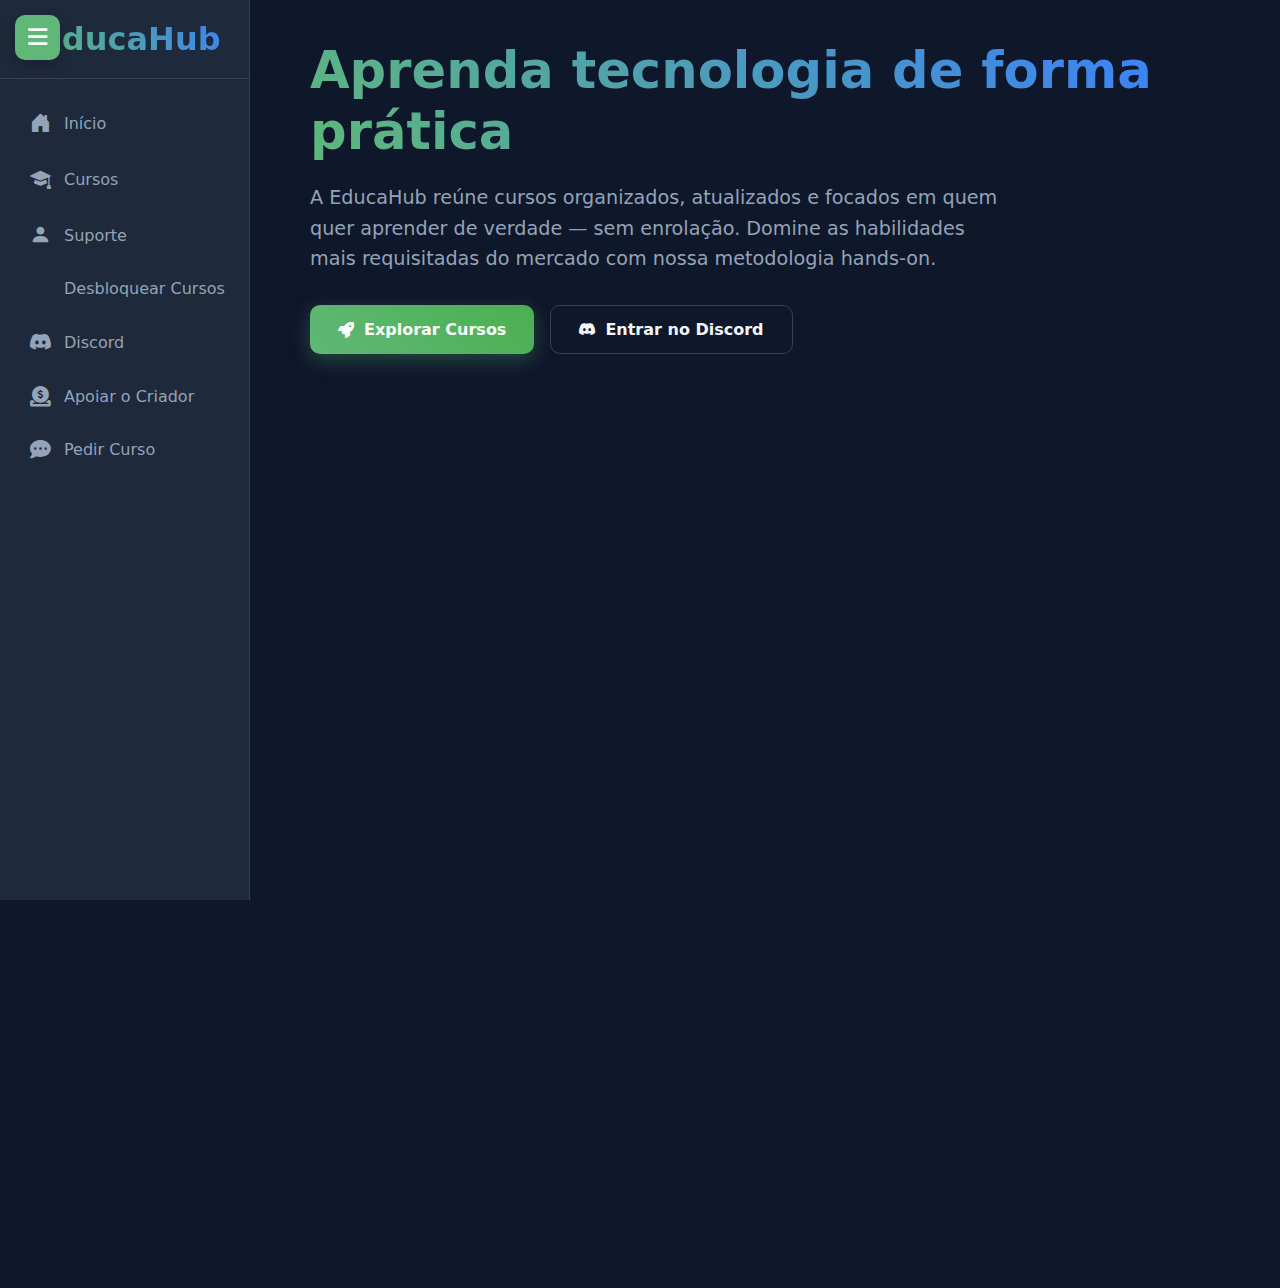
<file: index.html>
<!DOCTYPE html>
<html lang="pt-br">

<head>
    <meta charset="UTF-8">
    <meta name="viewport" content="width=device-width, initial-scale=1.0">
    <title>EducaHub</title>

    <!-- Ícones -->
    <link rel="stylesheet" href="https://cdn.jsdelivr.net/npm/bootstrap-icons@1.13.1/font/bootstrap-icons.min.css">
    <link rel="stylesheet" href="https://cdnjs.cloudflare.com/ajax/libs/font-awesome/6.4.0/css/all.min.css">
    <link rel="stylesheet" href="index.css">
</head>

<body>
    <!-- Botão do menu mobile -->
    <button class="mobile-menu-toggle" id="mobileMenuToggle">
        <i class="fas fa-bars"></i> 
    </button>
    <div class="mobile-overlay" id="mobileOverlay"></div>

    <!-- NAVBAR -->
    <nav class="navbar" id="navbar">
        <div class="navbar-logo">
            <div class="">
                <i class=""></i>
            </div>
            <div class="logo-text">EducaHub</div>
        </div>

        <ul class="navbar-nav">
            <li class="nav-item">
                <a href="index.html" class="nav-link active" data-tooltip="Início">
                    <i class="bi bi-house-door-fill"></i>
                    <span>Início</span>
                </a>
            </li>

            <li class="nav-item">
                <a href="cursos.html" class="nav-link" data-tooltip="Cursos">
                    <i class="bi bi-mortarboard-fill"></i>
                    <span>Cursos</span>
                </a>
            </li>

            <li class="nav-item">
                <a href="https://wa.me/5545988127886" target="_blank" class="nav-link" data-tooltip="Suporte">
                    <i class="bi bi-person-fill"></i>
                    <span>Suporte</span>
                </a>
            </li>

            <li class="nav-item">
                <a href="#" class="nav-link" data-tooltip="Desbloquear Cursos">
                    <i class="bi bi-unlock2-fill"></i>
                    <span>Desbloquear Cursos</span>
                </a>
            </li>

            <li class="nav-item">
                <a href="https://discord.gg/GRWrj2w4vR" class="nav-link" data-tooltip="Discord">
                    <i class="bi bi-discord"></i>
                    <span>Discord</span>
                </a>
            </li>

            <li class="nav-item">
                <a href="apoio.html" class="nav-link" data-tooltip="Apoiar o Criador">
                    <i class="fas fa-donate"></i>
                    <span>Apoiar o Criador</span>
                </a>
            </li>

            <li class="nav-item">
                <a href="https://discord.gg/GRWrj2w4vR" class="nav-link" data-tooltip="Pedir Curso">
                    <i class="fas fa-comment-dots"></i>
                    <span>Pedir Curso</span>
                </a>
            </li>
        </ul>
    </nav>

    <!-- CONTEÚDO PRINCIPAL -->
    <main class="main-content">

        <!-- HERO -->
        <section class="home-hero">
            <h1>Aprenda tecnologia de forma prática</h1>
            <p>
                A EducaHub reúne cursos organizados, atualizados e focados
                em quem quer aprender de verdade — sem enrolação. Domine as habilidades
                mais requisitadas do mercado com nossa metodologia hands-on.
            </p>

            <div class="hero-actions">
                <a href="cursos.html" class="primary-btn">
                    <i class="fas fa-rocket"></i>
                    Explorar Cursos
                </a>
                <a href="https://discord.gg/GRWrj2w4vR" class="secondary-btn">
                    <i class="bi bi-discord"></i>
                    Entrar no Discord
                </a>
            </div>
        </section>

        <!-- DESTAQUES -->
        <section class="home-features">
            <div class="feature-card">
                <i class="fas fa-layer-group"></i>
                <h3>Cursos Organizados</h3>
                <p>
                    Conteúdo estruturado por área, nível e objetivo com roadmap claro.
                    Nada jogado de qualquer jeito. Aprenda no seu ritmo, do básico ao avançado.
                </p>
            </div>

            <div class="feature-card">
                <i class="fas fa-sync-alt"></i>
                <h3>Atualizações Frequentes</h3>
                <p>
                    Novos cursos adicionados toda semana e conteúdo constantemente revisado
                    para acompanhar as últimas tendências do mercado tecnológico.
                </p>
            </div>

            <div class="feature-card">
                <i class="fa-solid fa-people-group"></i>
                <h3>Comunidade Ativa</h3>
                <p>
                    Tire dúvidas, compartilhe projetos e conecte-se com outros desenvolvedores
                    em nossa comunidade exclusiva no Discord. Aprenda junto com outros apaixonados por tecnologia.
                </p>
            </div>
        </section>

        <!-- CTA FINAL -->
        <section class="home-cta">
            <h2>Pronto para transformar sua carreira?</h2>
            <p>
                Acesse nosso catálogo completo de cursos e encontre o caminho perfeito
                para suas habilidades em tecnologia. Comece hoje sua jornada!
            </p>

            <a href="cursos.html" class="primary-btn">
                <i class="fas fa-graduation-cap"></i>
                Ver Todos os Cursos
            </a>
        </section>

    </main>

    <!-- JavaScript -->
    <script>
        // Elementos DOM
        const mobileMenuToggle = document.getElementById('mobileMenuToggle');
        const mobileOverlay = document.getElementById('mobileOverlay');
        const navbar = document.getElementById('navbar');

        // Menu mobile
        function toggleMobileMenu() {
            navbar.classList.toggle('mobile-active');
            mobileOverlay.classList.toggle('active');

            // Toggle ícone do botão
            const icon = mobileMenuToggle.querySelector('i');
            if (navbar.classList.contains('mobile-active')) {
                icon.className = 'fas fa-times';
                navbar.classList.add('expanded');
            } else {
                icon.className = 'fas fa-bars';
                navbar.classList.remove('expanded');
            }
        }

        // Controle da navbar no desktop
        function handleNavbarBehavior() {
            if (window.innerWidth > 768) {
                // Em desktop, fecha navbar após 3 segundos sem hover
                let hoverTimeout;

                navbar.addEventListener('mouseenter', () => {
                    clearTimeout(hoverTimeout);
                    navbar.classList.add('expanded');
                });

                navbar.addEventListener('mouseleave', () => {
                    hoverTimeout = setTimeout(() => {
                        navbar.classList.remove('expanded');
                    }, 500); // Fecha após 0.5 segundos sem hover
                });

                // Expande ao clicar para navegar
                document.querySelectorAll('.nav-link').forEach(link => {
                    link.addEventListener('click', () => {
                        if (!navbar.classList.contains('expanded')) {
                            navbar.classList.add('expanded');
                            setTimeout(() => {
                                navbar.classList.remove('expanded');
                            }, 2000);
                        }
                    });
                });
            }
        }

        // Event Listeners
        document.addEventListener('DOMContentLoaded', function () {
            // Menu mobile
            if (mobileMenuToggle) {
                mobileMenuToggle.addEventListener('click', toggleMobileMenu);
            }

            if (mobileOverlay) {
                mobileOverlay.addEventListener('click', toggleMobileMenu);
            }

            // Fechar menu ao clicar em um link
            document.querySelectorAll('.nav-link').forEach(link => {
                link.addEventListener('click', () => {
                    if (window.innerWidth <= 768) {
                        toggleMobileMenu();
                    }
                });
            });

            // Tecla ESC fecha menu
            document.addEventListener('keydown', (e) => {
                if (e.key === 'Escape' && navbar.classList.contains('mobile-active')) {
                    toggleMobileMenu();
                }
            });

            // Animações de entrada
            const observerOptions = {
                threshold: 0.1,
                rootMargin: '0px 0px -50px 0px'
            };

            const observer = new IntersectionObserver((entries) => {
                entries.forEach(entry => {
                    if (entry.isIntersecting) {
                        entry.target.style.animation = 'fadeInUp 0.6s ease forwards';
                    }
                });
            }, observerOptions);

            // Observar elementos para animação
            document.querySelectorAll('.feature-card, .home-cta').forEach(el => {
                el.style.opacity = '0';
                observer.observe(el);
            });

            // Configura navbar desktop
            handleNavbarBehavior();

            // Redimensionamento da janela
            window.addEventListener('resize', handleNavbarBehavior);
        });
    </script>
</body>

</html>
</file>
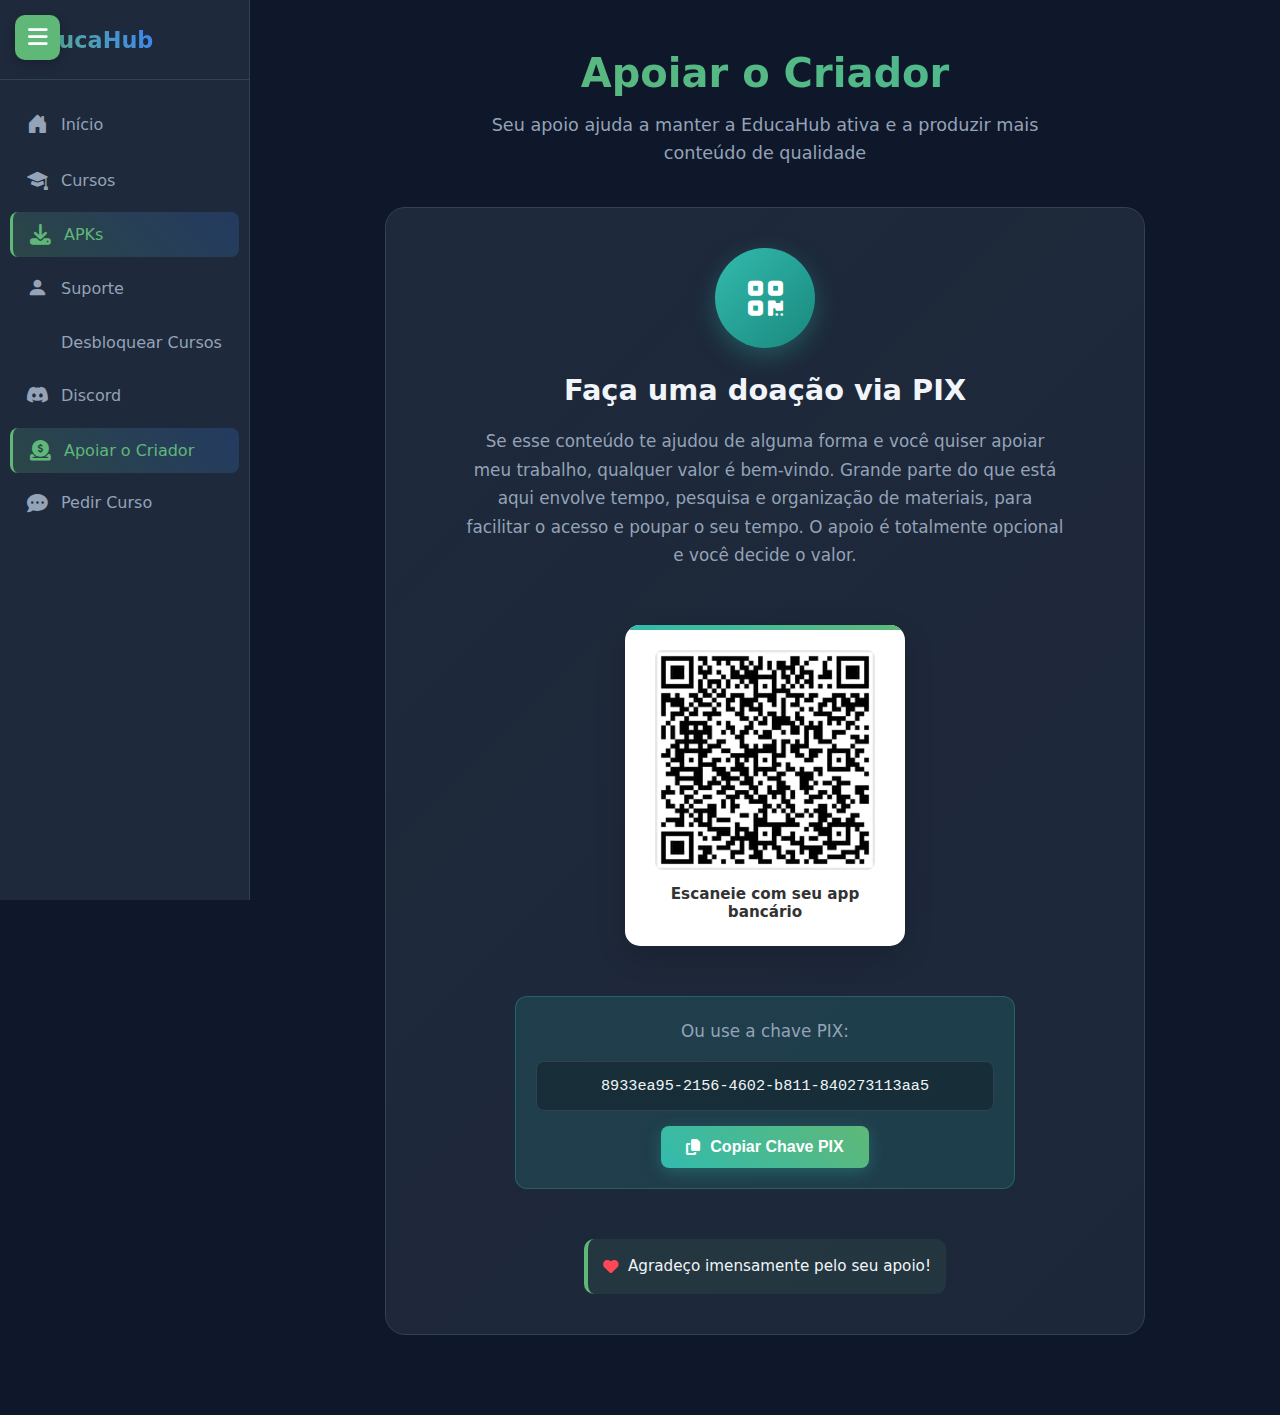
<file: apoio.html>
<!DOCTYPE html>
<html lang="pt-br">
<head>
    <meta charset="UTF-8">
    <meta name="viewport" content="width=device-width, initial-scale=1.0">
    <title>Apoiar o Criador | EducaHub</title>
    <link rel="stylesheet" href="https://cdn.jsdelivr.net/npm/bootstrap-icons@1.13.1/font/bootstrap-icons.min.css">
    <link rel="stylesheet" href="https://cdnjs.cloudflare.com/ajax/libs/font-awesome/6.4.0/css/all.min.css">
    <link rel="stylesheet" href="apoio.css">
</head>
<body>
    <!-- Botão do menu mobile -->
    <button class="mobile-menu-toggle" id="mobileMenuToggle">
        <i class="fas fa-bars"></i>
    </button>
    <div class="mobile-overlay" id="mobileOverlay"></div>

    <!-- Navbar Lateral -->
    <nav class="navbar" id="navbar">
        <div class="navbar-logo">
            <div class="">
                <i class=""></i>
            </div>
            <div class="logo-text">EducaHub</div>
        </div>
        
        <ul class="navbar-nav">
            <li class="nav-item">
                <a href="index.html" class="nav-link" data-tooltip="Início">
                    <i class="bi bi-house-door-fill"></i>
                    <span>Início</span>
                </a>
            </li>
            <li class="nav-item">
                <a href="cursos.html" class="nav-link" data-tooltip="Cursos">
                   <i class="bi bi-mortarboard-fill"></i>
                    <span>Cursos</span>
                </a>
            </li>

             <li class="nav-item">
                <a href="apk.html" class="nav-link active" data-tooltip="APKs Premium">
                   <i class="fa-solid fa-download"></i>
                    <span>APKs</span>
                </a>
            </li>

            <li class="nav-item">
                <a href="https://wa.me/5545988127886?text=Olá%2C%20gostaria%20de%20mais%20informações." class="nav-link" target="_blank" data-tooltip="Suporte">
                 <i class="bi bi-person-fill"></i>
                    <span>Suporte</span>
                </a>
            </li>
            
            <li class="nav-item">
                <a href="#" class="nav-link" data-tooltip="Desbloquear Cursos">
                   <i class="bi bi-unlock2-fill"></i>
                    <span>Desbloquear Cursos</span>
                </a>
            </li>
             
            <li class="nav-item">
                <a href="https://discord.gg/GRWrj2w4vR" class="nav-link" target="_blank" data-tooltip="Discord">
                    <i class="bi bi-discord"></i>
                    <span>Discord</span>
                </a>
            </li>

            <li class="nav-item">
                <a href="apoiar.html" class="nav-link active" data-tooltip="Apoiar o Criador">
                    <i class="fas fa-donate"></i>
                    <span>Apoiar o Criador</span>
                </a>
            </li>
            
            <li class="nav-item">
                <a href="https://discord.gg/GRWrj2w4vR" class="nav-link" data-tooltip="Pedir Curso">
                    <i class="fas fa-comment-dots"></i>
                    <span>Pedir Curso</span>
                </a>
            </li>
        </ul>
    </nav>

    <!-- Conteúdo Principal -->
    <main class="main-content">
        <div class="support-container">
            <div class="support-header">
                <h1>Apoiar o Criador</h1>
                <p>Seu apoio ajuda a manter a EducaHub ativa e a produzir mais conteúdo de qualidade</p>
            </div>

            <div class="support-grid">
                <!-- Cartão PIX -->
                <div class="support-card">
                    <div class="card-icon">
                        <i class="fas fa-qrcode"></i>
                    </div>
                    <h3>Faça uma doação via PIX</h3>
                    <p>Se esse conteúdo te ajudou de alguma forma e você quiser apoiar meu trabalho, qualquer valor é bem-vindo. Grande parte do que está aqui envolve tempo, pesquisa e organização de materiais, para facilitar o acesso e poupar o seu tempo. O apoio é totalmente opcional e você decide o valor.</p>
                    
                    <div class="qr-container">
                        <!-- QR Code gerado com a chave PIX -->
                        <img src="PHOTO-2025-12-29-16-07-57.jpg" 
                             alt="QR Code PIX para doação" id="qrCodeImage">
                        <div class="qr-label">Escaneie com seu app bancário</div>
                    </div>

                    <div class="pix-key">
                        <p style="color: var(--cor-texto-escuro); margin-bottom: 10px;">Ou use a chave PIX:</p>
                        <div class="pix-key-code" id="pixKey">
                            8933ea95-2156-4602-b811-840273113aa5 <!-- SUBSTITUA POR SUA CHAVE PIX REAL -->
                        </div>
                        <button class="copy-btn" onclick="copyPixKey()" id="copyBtn">
                            <i class="fas fa-copy"></i>
                            Copiar Chave PIX
                        </button>
                    </div>
                    
                    <div class="thank-you">
                        <p>
                            <i class="fas fa-heart" style="color: #FF4757;"></i>
                            Agradeço imensamente pelo seu apoio!
                        </p>
                    </div>
                </div>
            </div>
        </div>
    </main>

    <script>
        // Elementos DOM
        const mobileMenuToggle = document.getElementById('mobileMenuToggle');
        const mobileOverlay = document.getElementById('mobileOverlay');
        const navbar = document.getElementById('navbar');
        let navbarExpanded = false;

        // Menu mobile
        function toggleMobileMenu() {
            navbar.classList.toggle('mobile-active');
            mobileOverlay.classList.toggle('active');
            
            // Toggle ícone do botão
            const icon = mobileMenuToggle.querySelector('i');
            if (navbar.classList.contains('mobile-active')) {
                icon.className = 'fas fa-times';
                navbar.classList.add('expanded');
            } else {
                icon.className = 'fas fa-bars';
                navbar.classList.remove('expanded');
            }
        }

        // Função para copiar a chave PIX
        function copyPixKey() {
            const pixKey = document.getElementById('pixKey').textContent;
            const copyBtn = document.getElementById('copyBtn');
            
            navigator.clipboard.writeText(pixKey).then(() => {
                // Feedback visual
                copyBtn.innerHTML = '<i class="fas fa-check"></i> Chave Copiada!';
                copyBtn.classList.add('copied');
                
                // Reverte após 2 segundos
                setTimeout(() => {
                    copyBtn.innerHTML = '<i class="fas fa-copy"></i> Copiar Chave PIX';
                    copyBtn.classList.remove('copied');
                }, 2000);
            }).catch(err => {
                console.error('Erro ao copiar:', err);
                alert('Erro ao copiar. Tente selecionar e copiar manualmente.');
            });
        }

        // Controle da navbar no desktop
        function handleNavbarBehavior() {
            if (window.innerWidth > 768) {
                // Em desktop, fecha navbar após 3 segundos sem hover
                let hoverTimeout;
                
                navbar.addEventListener('mouseenter', () => {
                    clearTimeout(hoverTimeout);
                    navbar.classList.add('expanded');
                    navbarExpanded = true;
                });
                
                navbar.addEventListener('mouseleave', () => {
                    hoverTimeout = setTimeout(() => {
                        navbar.classList.remove('expanded');
                        navbarExpanded = false;
                    }, 500); // Fecha após 0.5 segundos sem hover
                });
                
                // Expande ao clicar para navegar
                document.querySelectorAll('.nav-link').forEach(link => {
                    link.addEventListener('click', () => {
                        if (!navbarExpanded) {
                            navbar.classList.add('expanded');
                            navbarExpanded = true;
                            setTimeout(() => {
                                navbar.classList.remove('expanded');
                                navbarExpanded = false;
                            }, 2000);
                        }
                    });
                });
            }
        }

        // Inicialização
        document.addEventListener('DOMContentLoaded', function() {
            // Menu mobile
            if (mobileMenuToggle) {
                mobileMenuToggle.addEventListener('click', toggleMobileMenu);
            }

            if (mobileOverlay) {
                mobileOverlay.addEventListener('click', toggleMobileMenu);
            }

            // Fechar menu ao clicar em um link
            document.querySelectorAll('.nav-link').forEach(link => {
                link.addEventListener('click', () => {
                    if (window.innerWidth <= 768) {
                        toggleMobileMenu();
                    }
                });
            });

            // Tecla ESC fecha menu
            document.addEventListener('keydown', (e) => {
                if (e.key === 'Escape') {
                    if (navbar.classList.contains('mobile-active')) {
                        toggleMobileMenu();
                    }
                }
            });

            // Configura navbar desktop
            handleNavbarBehavior();

            // Redimensionamento da janela
            window.addEventListener('resize', handleNavbarBehavior);
        });
    </script>
</body>
</html>
</file>
<file: index.css>
/* RESET E CONFIGURAÇÕES GERAIS */
* {
    margin: 0;
    padding: 0;
    box-sizing: border-box;
}

:root {
    --cor-fundo: #0f172a;
    --cor-destaque: #1e293b;
    --cor-acento: #5fb878;
    --cor-clara: #f1f5f9;
    --cor-texto-escuro: #94a3b8;
    --cor-borda: #334155;
    --cor-secundaria: #3b82f6;
}

body {
    font-family: 'Segoe UI', system-ui, sans-serif;
    background: var(--cor-fundo);
    color: var(--cor-clara);
    min-height: 100vh;
    overflow-x: hidden;
    transition: margin-left 0.3s ease;
}

/* NAVBAR LATERAL - FECHADA POR PADRÃO */
.navbar {
    position: fixed;
    left: 0;
    top: 0;
    height: 100vh;
    width: 70px; /* Fechada por padrão */
    background: var(--cor-destaque);
    border-right: 1px solid var(--cor-borda);
    z-index: 1000;
    display: flex;
    flex-direction: column;
    padding: 20px 0;
    transition: all 0.3s ease;
    overflow: hidden;
}

/* Quando hover ou ativa */
.navbar:hover,
.navbar.expanded {
    width: 250px;
}

.navbar-logo {
    display: flex;
    align-items: center;
    gap: 25px;
    padding: 0 15px 20px;
    margin-bottom: 20px;
    border-bottom: 1px solid var(--cor-borda);
    white-space: nowrap;
    min-height: 40px;
}

.logo-icon {
    width: 40px;
    height: 40px;
    background: linear-gradient(45deg, var(--cor-acento), var(--cor-secundaria));
    border-radius: 10px;
    display: flex;
    align-items: center;
    justify-content: center;
    font-size: 1.5rem;
    flex-shrink: 0;
}

.logo-text {
    font-size: 2.0rem;
    font-weight: 700;
    background: linear-gradient(45deg, var(--cor-acento), var(--cor-secundaria));
    -webkit-background-clip: text;
    -webkit-text-fill-color: transparent;
    opacity: 0;
    transform: translateX(-20px);
    transition: all 0.3s ease 0.1s;
    white-space: nowrap;
}

.navbar:hover .logo-text,
.navbar.expanded .logo-text {
    opacity: 1;
    transform: translateX(0);
}

.navbar-nav {
    list-style: none;
    flex: 1;
    padding: 0 10px;
}

.nav-item {
    margin-bottom: 8px;
}

.nav-link {
    display: flex;
    align-items: center;
    gap: 12px;
    padding: 12px 15px;
    color: var(--cor-texto-escuro);
    text-decoration: none;
    border-radius: 8px;
    transition: all 0.3s ease;
    white-space: nowrap;
    position: relative;
    border-left: 3px solid transparent;
}

.nav-link span {
    opacity: 0;
    transform: translateX(-10px);
    transition: all 0.3s ease;
    white-space: nowrap;
}

.navbar:hover .nav-link span,
.navbar.expanded .nav-link span {
    opacity: 1;
    transform: translateX(0);
}

.nav-link:hover {
    background: linear-gradient(45deg, rgba(95, 184, 120, 0.1), rgba(59, 130, 246, 0.1));
    color: var(--cor-acento);
    border-left: 3px solid var(--cor-acento);
}

/* REMOVI A SELEÇÃO FIXA - agora só tem efeito no hover */
.nav-link i {
    font-size: 1.3rem;
    width: 24px;
    text-align: center;
    flex-shrink: 0;
}

/* Tooltip para quando navbar está fechada */
.nav-link::after {
    content: attr(data-tooltip);
    position: absolute;
    left: calc(100% + 15px);
    top: 50%;
    transform: translateY(-50%);
    background: var(--cor-destaque);
    color: var(--cor-clara);
    padding: 8px 12px;
    border-radius: 6px;
    font-size: 0.85rem;
    white-space: nowrap;
    opacity: 0;
    visibility: hidden;
    transition: all 0.3s ease;
    z-index: 1001;
    border: 1px solid var(--cor-borda);
    box-shadow: 0 4px 12px rgba(0, 0, 0, 0.3);
    pointer-events: none;
}

.nav-link:hover::after {
    opacity: 1;
    visibility: visible;
    left: calc(100% + 10px);
}

/* BOTÃO MENU MOBILE */
.mobile-menu-toggle {
    display: none;
    position: fixed;
    top: 15px;
    left: 15px;
    z-index: 1002;
    background: var(--cor-acento);
    color: white;
    width: 45px;
    height: 45px;
    border-radius: 10px;
    display: flex;
    align-items: center;
    justify-content: center;
    font-size: 1.4rem;
    cursor: pointer;
    box-shadow: 0 4px 12px rgba(0, 0, 0, 0.2);
    border: none;
}

.mobile-overlay {
    display: none;
    position: fixed;
    top: 0;
    left: 0;
    width: 100%;
    height: 100%;
    background: rgba(0, 0, 0, 0.7);
    z-index: 999;
    backdrop-filter: blur(3px);
}

/* CONTEÚDO PRINCIPAL */
.main-content {
    margin-left: 70px; /* Ajustado para navbar fechada */
    padding: 40px 60px;
    min-height: 100vh;
    transition: margin-left 0.3s ease;
    background: var(--cor-fundo);
}

/* Quando navbar expandida */
.navbar:hover ~ .main-content,
body:has(.navbar.expanded) .main-content {
    margin-left: 250px;
}

/* =========================
   HERO
========================= */

.home-hero {
    max-width: 900px;
    margin-bottom: 80px;
    animation: fadeInUp 0.8s ease;
}

.home-hero h1 {
    font-size: 3.2rem;
    font-weight: 800;
    line-height: 1.2;
    margin-bottom: 20px;
    color: var(--cor-clara);
    background: linear-gradient(45deg, var(--cor-acento), var(--cor-secundaria), #5fb878);
    -webkit-background-clip: text;
    -webkit-text-fill-color: transparent;
    background-size: 200% auto;
    animation: gradientShift 3s ease infinite;
}

@keyframes gradientShift {
    0%, 100% { background-position: 0% 50%; }
    50% { background-position: 100% 50%; }
}

.home-hero p {
    font-size: 1.2rem;
    color: var(--cor-texto-escuro);
    max-width: 700px;
    margin-bottom: 30px;
    line-height: 1.6;
}

.hero-actions {
    display: flex;
    gap: 16px;
    flex-wrap: wrap;
}

.primary-btn,
.secondary-btn {
    padding: 14px 28px;
    border-radius: 10px;
    font-weight: 600;
    text-decoration: none;
    transition: all 0.3s ease;
    display: inline-flex;
    align-items: center;
    gap: 10px;
    font-size: 1rem;
    border: none;
    cursor: pointer;
}

.primary-btn {
    background: linear-gradient(45deg, var(--cor-acento), #4CAF50);
    color: white;
    box-shadow: 0 6px 20px rgba(95, 184, 120, 0.3);
}

.primary-btn:hover {
    background: linear-gradient(45deg, #4CAF50, var(--cor-acento));
    transform: translateY(-3px);
    box-shadow: 0 10px 25px rgba(95, 184, 120, 0.4);
}

.secondary-btn {
    border: 1px solid var(--cor-borda);
    color: var(--cor-clara);
    background: transparent;
}

.secondary-btn:hover {
    background: rgba(30, 41, 59, 0.8);
    border-color: var(--cor-acento);
    transform: translateY(-2px);
}

/* =========================
   FEATURES
========================= */

.home-features {
    display: grid;
    grid-template-columns: repeat(auto-fit, minmax(280px, 1fr));
    gap: 30px;
    margin-bottom: 100px;
}

.feature-card {
    background: var(--cor-destaque);
    border: 1px solid var(--cor-borda);
    border-radius: 16px;
    padding: 32px;
    transition: all 0.3s ease;
    position: relative;
    overflow: hidden;
}

.feature-card::before {
    content: '';
    position: absolute;
    top: 0;
    left: 0;
    width: 100%;
    height: 100%;
    background: linear-gradient(45deg, transparent, rgba(95, 184, 120, 0.05), transparent);
    transform: translateX(-100%);
    transition: transform 0.6s ease;
}

.feature-card:hover::before {
    transform: translateX(100%);
}

.feature-card:hover {
    transform: translateY(-8px);
    border-color: var(--cor-acento);
    box-shadow: 0 15px 35px rgba(0, 0, 0, 0.3);
}

.feature-card i {
    font-size: 2.5rem;
    color: var(--cor-acento);
    margin-bottom: 20px;
    background: rgba(95, 184, 120, 0.1);
    width: 70px;
    height: 70px;
    display: flex;
    align-items: center;
    justify-content: center;
    border-radius: 12px;
}

.feature-card h3 {
    font-size: 1.3rem;
    margin-bottom: 12px;
    color: var(--cor-clara);
    font-weight: 700;
}

.feature-card p {
    font-size: 1rem;
    color: var(--cor-texto-escuro);
    line-height: 1.6;
}

/* =========================
   CTA FINAL
========================= */

.home-cta {
    background: var(--cor-destaque);
    border: 1px solid var(--cor-borda);
    border-radius: 20px;
    padding: 60px;
    text-align: center;
    position: relative;
    overflow: hidden;
}

.home-cta::before {
    content: '';
    position: absolute;
    top: -50%;
    left: -50%;
    width: 200%;
    height: 200%;
    background: radial-gradient(circle, rgba(95, 184, 120, 0.1) 0%, transparent 70%);
    animation: rotate 20s linear infinite;
}

@keyframes rotate {
    from { transform: rotate(0deg); }
    to { transform: rotate(360deg); }
}

.home-cta > * {
    position: relative;
    z-index: 2;
}

.home-cta h2 {
    font-size: 2.2rem;
    margin-bottom: 12px;
    color: var(--cor-clara);
}

.home-cta p {
    font-size: 1.1rem;
    margin-bottom: 30px;
    color: var(--cor-texto-escuro);
    max-width: 600px;
    margin-left: auto;
    margin-right: auto;
}

.home-cta .primary-btn {
    background: linear-gradient(45deg, var(--cor-acento), var(--cor-secundaria));
    padding: 16px 32px;
    font-size: 1.1rem;
}

/* =========================
   HEADER DE PÁGINA
========================= */

.page-header {
    display: flex;
    flex-direction: column;
    align-items: center;
    text-align: center;
    margin-bottom: 40px;
    gap: 25px;
}

.header-title {
    width: 100%;
}

.header-title h1 {
    font-size: 2.2rem;
    margin-bottom: 10px;
    background: linear-gradient(45deg, var(--cor-acento), var(--cor-secundaria));
    -webkit-background-clip: text;
    -webkit-text-fill-color: transparent;
}

.header-title p {
    color: var(--cor-texto-escuro);
    font-size: 1.1rem;
    max-width: 600px;
    margin: 0 auto;
}

/* FILTROS */
.search-bar {
    display: grid;
    grid-template-columns: 1fr 220px 220px;
    gap: 15px;
    width: 100%;
    max-width: 900px;
    margin: 0 auto 30px;
    padding: 0 15px;
}

.search-bar input,
.search-bar select {
    padding: 14px 16px;
    border-radius: 10px;
    border: 1px solid var(--cor-borda);
    background: var(--cor-destaque);
    color: var(--cor-clara);
    font-size: 15px;
    transition: all 0.3s ease;
}

.search-bar input::placeholder {
    color: #94a3b8;
}

.search-bar input:focus,
.search-bar select:focus {
    outline: none;
    border-color: var(--cor-acento);
    box-shadow: 0 0 0 3px rgba(95, 184, 120, 0.2);
}

.search-bar input:hover,
.search-bar select:hover {
    border-color: #475569;
}

/* GRIDS */
.courses-grid,
.apks-grid {
    display: grid;
    grid-template-columns: repeat(auto-fill, minmax(300px, 1fr));
    gap: 25px;
    justify-items: center;
    margin-top: 30px;
}

/* CARDS DE CURSO */
.course-card,
.apk-card {
    background: var(--cor-destaque);
    border-radius: 16px;
    overflow: hidden;
    box-shadow: 0 6px 20px rgba(0, 0, 0, 0.2);
    transition: all 0.3s ease;
    border: 1px solid var(--cor-borda);
    width: 100%;
    max-width: 320px;
    display: flex;
    flex-direction: column;
    height: 100%;
    min-height: 420px;
}

.course-card:hover,
.apk-card:hover {
    transform: translateY(-8px);
    box-shadow: 0 15px 35px rgba(0, 0, 0, 0.3);
    border-color: var(--cor-acento);
}

.course-image,
.apk-image {
    height: 180px;
    width: 100%;
    overflow: hidden;
    position: relative;
    background: rgba(30, 41, 59, 0.5);
    display: flex;
    align-items: center;
    justify-content: center;
    flex-shrink: 0;
}

.course-image img,
.apk-image img {
    max-width: 90% !important;
    max-height: 90% !important;
    width: 100% !important;
    height: 100% !important;
    object-fit: contain !important;
    object-position: center !important;
    transition: transform 0.5s ease;
}

.course-card:hover .course-image img,
.apk-card:hover .apk-image img {
    transform: scale(1.05);
}

.course-content,
.apk-content {
    padding: 20px;
    flex: 1;
    display: flex;
    flex-direction: column;
    min-height: 240px;
}

.course-header,
.apk-header {
    margin-bottom: 15px;
    flex-shrink: 0;
}

.course-title,
.apk-title {
    font-size: 1.15rem;
    font-weight: 700;
    color: var(--cor-clara);
    margin-bottom: 10px;
    line-height: 1.4;
    min-height: 3.2em;
}

.course-category,
.apk-category {
    display: flex;
    align-items: center;
    gap: 8px;
    font-size: 0.85rem;
    color: var(--cor-acento);
    opacity: 0.9;
    margin-bottom: 10px;
}

.course-category i,
.apk-category i {
    font-size: 0.8rem;
}

.apk-badge {
    position: absolute;
    top: 15px;
    right: 15px;
    background: var(--cor-acento);
    color: white;
    padding: 5px 12px;
    border-radius: 20px;
    font-size: 0.75rem;
    font-weight: 600;
    z-index: 2;
}

.course-meta,
.apk-meta {
    display: flex;
    flex-wrap: wrap;
    gap: 10px;
    margin-bottom: 20px;
}

.apk-tag {
    background: rgba(95, 184, 120, 0.1);
    color: var(--cor-acento);
    padding: 5px 10px;
    border-radius: 8px;
    font-size: 0.8rem;
    border: 1px solid rgba(95, 184, 120, 0.2);
}

.course-lessons,
.course-duration {
    display: flex;
    align-items: center;
    gap: 10px;
    color: var(--cor-texto-escuro);
    font-size: 0.9rem;
}

.course-lessons i,
.course-duration i {
    color: var(--cor-acento);
    font-size: 0.95rem;
}

.course-btn,
.apk-btn {
    display: flex;
    align-items: center;
    justify-content: center;
    gap: 10px;
    padding: 12px;
    background: linear-gradient(45deg, var(--cor-acento), #4CAF50);
    color: white;
    text-decoration: none;
    font-weight: 600;
    border-radius: 10px;
    transition: all 0.3s ease;
    text-transform: uppercase;
    font-size: 0.9rem;
    letter-spacing: 0.5px;
    border: none;
    cursor: pointer;
    width: 100%;
    margin-top: auto;
    flex-shrink: 0;
}

.course-btn:hover,
.apk-btn:hover {
    background: linear-gradient(45deg, #4CAF50, var(--cor-acento));
    transform: translateY(-2px);
    box-shadow: 0 8px 20px rgba(95, 184, 120, 0.4);
}

.course-btn i,
.apk-btn i {
    font-size: 0.9rem;
}

.apk-actions {
    display: flex;
    gap: 10px;
    margin-top: auto;
}

.apk-btn-secondary {
    background: rgba(59, 130, 246, 0.1);
    color: var(--cor-secundaria);
    border: 1px solid rgba(59, 130, 246, 0.3);
}

.apk-btn-secondary:hover {
    background: rgba(59, 130, 246, 0.2);
    transform: translateY(-2px);
}

/* HERO APKs */
.apks-hero {
    text-align: center;
    padding: 40px 20px;
    margin-bottom: 40px;
    background: linear-gradient(135deg, rgba(30, 41, 59, 0.7), rgba(15, 23, 42, 0.9));
    border-radius: 20px;
    border: 1px solid var(--cor-borda);
}

.apks-hero h1 {
    font-size: 2.5rem;
    margin-bottom: 15px;
    background: linear-gradient(45deg, var(--cor-acento), var(--cor-secundaria));
    -webkit-background-clip: text;
    -webkit-text-fill-color: transparent;
}

.apks-hero p {
    color: var(--cor-texto-escuro);
    font-size: 1.1rem;
    max-width: 700px;
    margin: 0 auto 25px;
    line-height: 1.6;
}

.hero-stats {
    display: flex;
    justify-content: center;
    gap: 30px;
    flex-wrap: wrap;
    margin-top: 30px;
}

.stat-item {
    text-align: center;
    padding: 15px 25px;
    background: rgba(95, 184, 120, 0.1);
    border-radius: 12px;
    border: 1px solid rgba(95, 184, 120, 0.2);
}

.stat-number {
    font-size: 2.2rem;
    font-weight: 700;
    color: var(--cor-acento);
    display: block;
}

.stat-label {
    font-size: 0.9rem;
    color: var(--cor-texto-escuro);
    margin-top: 5px;
}

/* BANNER DE AVISO APKs */
.warning-banner {
    background: linear-gradient(45deg, rgba(239, 68, 68, 0.1), rgba(234, 179, 8, 0.1));
    border: 1px solid rgba(239, 68, 68, 0.3);
    border-radius: 15px;
    padding: 20px;
    margin-bottom: 30px;
    display: flex;
    align-items: center;
    gap: 15px;
}

.warning-banner i {
    font-size: 24px;
    color: #f59e0b;
    flex-shrink: 0;
}

.warning-content h4 {
    color: #fbbf24;
    margin-bottom: 5px;
    font-size: 1.1rem;
}

.warning-content p {
    color: var(--cor-texto-escuro);
    font-size: 0.95rem;
    line-height: 1.5;
}

/* MENSAGEM SEM CONTEÚDO */
.no-courses,
.no-apks {
    grid-column: 1 / -1;
    text-align: center;
    padding: 60px 20px;
    color: var(--cor-texto-escuro);
}

.no-courses i,
.no-apks i {
    font-size: 48px;
    margin-bottom: 20px;
    color: var(--cor-secundaria);
    opacity: 0.5;
}

.no-courses h3,
.no-apks h3 {
    font-size: 1.6rem;
    margin-bottom: 15px;
    color: var(--cor-clara);
}

.no-courses p,
.no-apks p {
    font-size: 1rem;
    max-width: 400px;
    margin: 0 auto;
}

/* BOTÃO LIMPAR FILTROS */
.clear-filters-btn {
    position: fixed;
    bottom: 30px;
    right: 30px;
    background: var(--cor-acento);
    color: white;
    padding: 12px 20px;
    border-radius: 10px;
    border: none;
    cursor: pointer;
    font-weight: 600;
    box-shadow: 0 4px 15px rgba(95, 184, 120, 0.3);
    transition: all 0.3s ease;
    z-index: 100;
}

.clear-filters-btn:hover {
    transform: translateY(-2px);
    box-shadow: 0 6px 20px rgba(95, 184, 120, 0.4);
}

/* ANIMAÇÕES */
@keyframes fadeInUp {
    from {
        opacity: 0;
        transform: translateY(30px);
    }
    to {
        opacity: 1;
        transform: translateY(0);
    }
}

.apk-card {
    animation: fadeInUp 0.6s ease forwards;
    opacity: 0;
}

.apk-card:nth-child(1) { animation-delay: 0.1s; }
.apk-card:nth-child(2) { animation-delay: 0.2s; }
.apk-card:nth-child(3) { animation-delay: 0.3s; }
.apk-card:nth-child(4) { animation-delay: 0.4s; }
.apk-card:nth-child(5) { animation-delay: 0.5s; }
.apk-card:nth-child(6) { animation-delay: 0.6s; }

/* =========================
   RESPONSIVIDADE MOBILE
========================= */

@media (max-width: 768px) {
    /* Esconde navbar em mobile */
    .navbar {
        display: none;
        width: 280px;
        transform: translateX(-100%);
    }
    
    /* Mostra botão menu mobile */
    .mobile-menu-toggle {
        display: flex;
    }
    
    /* Navbar quando ativo em mobile */
    .navbar.mobile-active {
        display: flex;
        transform: translateX(0);
        animation: slideIn 0.3s ease;
    }
    
    .navbar.mobile-active .logo-text,
    .navbar.mobile-active .nav-link span {
        opacity: 1;
        transform: translateX(0);
    }
    
    /* Remove tooltips em mobile */
    .nav-link::after {
        display: none;
    }
    
    /* Overlay quando menu está aberto */
    .mobile-overlay.active {
        display: block;
    }
    
    /* Ajusta conteúdo principal para mobile */
    .main-content {
        margin-left: 0;
        padding: 30px 24px;
        max-width: 100%;
        padding-top: 70px; /* Espaço para o botão menu */
    }
    
    /* Header mobile */
    .home-hero h1 {
        font-size: 2.4rem;
    }
    
    .home-hero p {
        font-size: 1.1rem;
    }
    
    .header-title h1 {
        font-size: 1.8rem;
    }

    .header-title p {
        font-size: 1rem;
    }
    
    /* Hero actions em coluna em mobile */
    .hero-actions {
        flex-direction: column;
        gap: 12px;
    }
    
    .primary-btn,
    .secondary-btn {
        width: 100%;
        justify-content: center;
        padding: 16px 24px;
    }
    
    /* Features em coluna */
    .home-features {
        grid-template-columns: 1fr;
        gap: 20px;
        margin-bottom: 60px;
    }
    
    /* CTA mobile */
    .home-cta {
        padding: 40px 24px;
    }
    
    .home-cta h2 {
        font-size: 1.8rem;
    }
    
    /* Filtros mobile */
    .search-bar {
        grid-template-columns: 1fr;
        max-width: 100%;
        padding: 0 10px;
    }
    
    /* Grids mobile */
    .courses-grid,
    .apks-grid {
        grid-template-columns: repeat(auto-fit, minmax(280px, 1fr));
        gap: 20px;
        padding: 0 5px;
    }
    
    .course-card,
    .apk-card {
        max-width: 100%;
        min-height: 400px;
    }
    
    .course-image,
    .apk-image {
        height: 150px;
    }
    
    .course-content,
    .apk-content {
        padding: 15px;
        min-height: 220px;
    }
    
    /* APKs mobile */
    .apks-hero h1 {
        font-size: 2rem;
    }
    
    .apks-hero p {
        font-size: 1rem;
    }
    
    .hero-stats {
        gap: 15px;
    }
    
    .stat-item {
        padding: 12px 20px;
        flex: 1;
        min-width: 120px;
    }
    
    .stat-number {
        font-size: 1.8rem;
    }
    
    .apk-actions {
        flex-direction: column;
    }
}

@media (max-width: 480px) {
    .main-content {
        padding: 20px 15px;
        padding-top: 60px;
    }
    
    .home-hero h1 {
        font-size: 2rem;
    }
    
    .home-hero p {
        font-size: 1rem;
    }
    
    .feature-card {
        padding: 24px;
    }
    
    .feature-card i {
        font-size: 2rem;
        width: 60px;
        height: 60px;
    }
    
    .home-cta {
        padding: 30px 20px;
    }
    
    .home-cta h2 {
        font-size: 1.6rem;
    }
    
    .header-title h1 {
        font-size: 1.6rem;
    }

    .header-title p {
        font-size: 0.95rem;
    }
    
    .courses-grid,
    .apks-grid {
        grid-template-columns: repeat(auto-fit, minmax(160px, 1fr));
        gap: 15px;
    }
    
    .course-card,
    .apk-card {
        min-height: 350px;
    }
    
    .course-image,
    .apk-image {
        height: 120px;
    }
    
    .course-content,
    .apk-content {
        padding: 12px;
        min-height: 200px;
    }
    
    .course-title,
    .apk-title {
        font-size: 1rem;
        min-height: 2.8em;
    }
    
    .course-meta,
    .apk-meta {
        padding: 10px;
        margin: 10px 0;
    }
    
    .course-lessons,
    .course-duration {
        font-size: 0.8rem;
        gap: 6px;
    }
    
    .course-btn,
    .apk-btn {
        padding: 10px;
        font-size: 0.85rem;
    }
    
    /* APKs mobile pequeno */
    .apks-hero {
        padding: 30px 15px;
    }
    
    .apks-hero h1 {
        font-size: 1.7rem;
    }
    
    .apks-grid {
        grid-template-columns: 1fr;
    }
    
    .warning-banner {
        flex-direction: column;
        text-align: center;
    }
}

@media (max-width: 350px) {
    .courses-grid,
    .apks-grid {
        grid-template-columns: 1fr;
    }
    
    .course-card,
    .apk-card {
        max-width: 300px;
        margin: 0 auto;
        min-height: 380px;
    }
}

@media (min-width: 769px) {
    /* Tooltip só aparece quando navbar fechada */
    .navbar:not(:hover):not(.expanded) .nav-link:hover::after {
        opacity: 1;
        visibility: visible;
        left: calc(100% + 10px);
    }
    
    /* Remove transição de texto quando fechada para performance */
    .navbar:not(:hover):not(.expanded) .logo-text,
    .navbar:not(:hover):not(.expanded) .nav-link span {
        transition: none;
    }
}

/* ANIMAÇÃO PARA O MENU MOBILE */
@keyframes slideIn {
    from {
        transform: translateX(-100%);
    }
    to {
        transform: translateX(0);
    }
}

/* TELAS GRANDES (DESKTOP) */
@media (min-width: 1200px) {
    .courses-grid,
    .apks-grid {
        grid-template-columns: repeat(4, 1fr);
    }
}

@media (min-width: 992px) and (max-width: 1199px) {
    .courses-grid,
    .apks-grid {
        grid-template-columns: repeat(3, 1fr);
    }
}

@media (min-width: 769px) and (max-width: 991px) {
    .courses-grid,
    .apks-grid {
        grid-template-columns: repeat(2, 1fr);
    }
}
</file>
<file: apoio.css>
/* RESET E CONFIGURAÇÕES GERAIS */
  * {
      margin: 0;
      padding: 0;
      box-sizing: border-box;
  }

  :root {
      --cor-fundo: #0f172a;
      --cor-destaque: #1e293b;
      --cor-acento: #5fb878;
      --cor-clara: #f1f5f9;
      --cor-texto-escuro: #94a3b8;
      --cor-borda: #334155;
      --cor-secundaria: #3b82f6;
  }

  body {
      font-family: 'Segoe UI', system-ui, sans-serif;
      background: var(--cor-fundo);
      color: var(--cor-clara);
      min-height: 100vh;
      overflow-x: hidden;
      transition: margin-left 0.3s ease;
  }

  /* NAVBAR LATERAL - FECHADA POR PADRÃO */
  .navbar {
      position: fixed;
      left: 0;
      top: 0;
      height: 100vh;
      width: 70px;
      /* Fechada por padrão */
      background: var(--cor-destaque);
      border-right: 1px solid var(--cor-borda);
      z-index: 1000;
      display: flex;
      flex-direction: column;
      padding: 20px 0;
      transition: all 0.3s ease;
      overflow: hidden;
  }

  /* Quando hover ou ativa */
  .navbar:hover,
  .navbar.expanded {
      width: 250px;
  }

  .navbar-logo {
      display: flex;
      align-items: center;
      gap: 12px;
      padding: 0 15px 20px;
      margin-bottom: 20px;
      border-bottom: 1px solid var(--cor-borda);
      white-space: nowrap;
      min-height: 60px;
  }

  .logo-icon {
      width: 40px;
      height: 40px;
      background: linear-gradient(45deg, var(--cor-acento), var(--cor-secundaria));
      border-radius: 10px;
      display: flex;
      align-items: center;
      justify-content: center;
      font-size: 1.5rem;
      flex-shrink: 0;
  }

  .logo-text {
      font-size: 1.4rem;
      font-weight: 700;
      background: linear-gradient(45deg, var(--cor-acento), var(--cor-secundaria));
      -webkit-background-clip: text;
      -webkit-text-fill-color: transparent;
      opacity: 0;
      transform: translateX(-20px);
      transition: all 0.3s ease 0.1s;
      white-space: nowrap;
  }

  .navbar:hover .logo-text,
  .navbar.expanded .logo-text {
      opacity: 1;
      transform: translateX(0);
  }

  .navbar-nav {
      list-style: none;
      flex: 1;
      padding: 0 10px;
  }

  .nav-item {
      margin-bottom: 8px;
  }

  .nav-link {
      display: flex;
      align-items: center;
      gap: 12px;
      padding: 12px 15px;
      color: var(--cor-texto-escuro);
      text-decoration: none;
      border-radius: 8px;
      transition: all 0.3s ease;
      white-space: nowrap;
      position: relative;
  }

  .nav-link span {
      opacity: 0;
      transform: translateX(-10px);
      transition: all 0.3s ease;
      white-space: nowrap;
  }

  .navbar:hover .nav-link span,
  .navbar.expanded .nav-link span {
      opacity: 1;
      transform: translateX(0);
  }

  .nav-link:hover {
      background: rgba(95, 184, 120, 0.1);
      color: var(--cor-clara);
  }

  .nav-link.active {
      background: linear-gradient(45deg, rgba(95, 184, 120, 0.2), rgba(59, 130, 246, 0.2));
      color: var(--cor-acento);
      border-left: 3px solid var(--cor-acento);
  }

  .nav-link i {
      font-size: 1.3rem;
      width: 24px;
      text-align: center;
      flex-shrink: 0;
  }

  /* Tooltip para quando navbar está fechada */
  .nav-link::after {
      content: attr(data-tooltip);
      position: absolute;
      left: calc(100% + 15px);
      top: 50%;
      transform: translateY(-50%);
      background: var(--cor-destaque);
      color: var(--cor-clara);
      padding: 8px 12px;
      border-radius: 6px;
      font-size: 0.85rem;
      white-space: nowrap;
      opacity: 0;
      visibility: hidden;
      transition: all 0.3s ease;
      z-index: 1001;
      border: 1px solid var(--cor-borda);
      box-shadow: 0 4px 12px rgba(0, 0, 0, 0.3);
      pointer-events: none;
  }

  .nav-link:hover::after {
      opacity: 1;
      visibility: visible;
      left: calc(100% + 10px);
  }

  /* BOTÃO MENU MOBILE */
  .mobile-menu-toggle {
      display: none;
      position: fixed;
      top: 15px;
      left: 15px;
      z-index: 1002;
      background: var(--cor-acento);
      color: white;
      width: 45px;
      height: 45px;
      border-radius: 10px;
      display: flex;
      align-items: center;
      justify-content: center;
      font-size: 1.4rem;
      cursor: pointer;
      box-shadow: 0 4px 12px rgba(0, 0, 0, 0.2);
      border: none;
  }

  .mobile-overlay {
      display: none;
      position: fixed;
      top: 0;
      left: 0;
      width: 100%;
      height: 100%;
      background: rgba(0, 0, 0, 0.7);
      z-index: 999;
      backdrop-filter: blur(3px);
  }

  /* CONTEÚDO PRINCIPAL */
  .main-content {
      margin-left: 70px;
      /* Ajustado para navbar fechada */
      padding: 30px;
      min-height: 100vh;
      transition: margin-left 0.3s ease;
  }

  /* Quando navbar expandida */
  .navbar:hover~.main-content,
  body:has(.navbar.expanded) .main-content {
      margin-left: 250px;
  }

  /* Estilos específicos para a página de apoio */
  .support-container {
      max-width: 800px;
      margin: 0 auto;
      padding: 20px;
  }

  .support-header {
      text-align: center;
      margin-bottom: 40px;
      animation: fadeInUp 0.6s ease;
  }

  .support-header h1 {
      font-size: 2.5rem;
      color: var(--cor-clara);
      margin-bottom: 15px;
      background: linear-gradient(45deg, var(--cor-acento), #32BBAD);
      -webkit-background-clip: text;
      -webkit-text-fill-color: transparent;
      background-size: 200% auto;
      animation: gradientShift 3s ease infinite;
  }

  @keyframes gradientShift {

      0%,
      100% {
          background-position: 0% 50%;
      }

      50% {
          background-position: 100% 50%;
      }
  }

  .support-header p {
      color: var(--cor-texto-escuro);
      font-size: 1.1rem;
      max-width: 600px;
      margin: 0 auto;
      line-height: 1.6;
  }

  .support-grid {
      display: grid;
      grid-template-columns: 1fr;
      gap: 30px;
      margin-bottom: 30px;
  }

  .support-card {
      background: linear-gradient(135deg, var(--cor-destaque), rgba(30, 41, 59, 0.9));
      border-radius: 20px;
      padding: 40px;
      text-align: center;
      transition: all 0.4s ease;
      border: 1px solid var(--cor-borda);
      display: flex;
      flex-direction: column;
      align-items: center;
      animation: fadeInUp 0.8s ease;
      position: relative;
      overflow: hidden;
  }

  .support-card::before {
      content: '';
      position: absolute;
      top: 0;
      left: 0;
      width: 100%;
      height: 100%;
      background: linear-gradient(45deg, transparent, rgba(50, 187, 173, 0.1), transparent);
      transform: translateX(-100%);
      transition: transform 0.6s ease;
  }

  .support-card:hover::before {
      transform: translateX(100%);
  }

  .support-card:hover {
      transform: translateY(-10px);
      box-shadow: 0 20px 40px rgba(0, 0, 0, 0.4);
      border-color: var(--cor-acento);
  }

  .card-icon {
      width: 100px;
      height: 100px;
      background: linear-gradient(135deg, #32BBAD, #1A887E);
      border-radius: 50%;
      display: flex;
      align-items: center;
      justify-content: center;
      margin-bottom: 25px;
      font-size: 2.5rem;
      color: white;
      box-shadow: 0 8px 25px rgba(50, 187, 173, 0.3);
  }

  .support-card h3 {
      color: var(--cor-clara);
      font-size: 1.8rem;
      margin-bottom: 20px;
      font-weight: 700;
  }

  .support-card p {
      color: var(--cor-texto-escuro);
      line-height: 1.7;
      margin-bottom: 30px;
      font-size: 1.05rem;
      max-width: 600px;
  }

  .qr-container {
      background: white;
      padding: 25px;
      border-radius: 15px;
      margin: 25px 0;
      box-shadow: 0 10px 30px rgba(0, 0, 0, 0.15);
      max-width: 280px;
      position: relative;
      overflow: hidden;
  }

  .qr-container::before {
      content: '';
      position: absolute;
      top: 0;
      left: 0;
      width: 100%;
      height: 5px;
      background: linear-gradient(90deg, #32BBAD, #5fb878);
  }

  .qr-container img {
      width: 220px;
      height: 220px;
      display: block;
      margin: 0 auto;
      border-radius: 8px;
  }

  .qr-label {
      margin-top: 15px;
      font-weight: 600;
      color: #333;
      font-size: 0.95rem;
  }

  .pix-key {
      background: rgba(50, 187, 173, 0.15);
      padding: 20px;
      border-radius: 12px;
      margin: 25px 0;
      width: 100%;
      max-width: 500px;
      border: 1px solid rgba(50, 187, 173, 0.3);
  }

  .pix-key-code {
      font-family: 'Courier New', monospace;
      background: rgba(0, 0, 0, 0.25);
      padding: 15px;
      border-radius: 8px;
      color: var(--cor-clara);
      margin: 15px 0;
      word-break: break-all;
      font-size: 0.95rem;
      border: 1px solid var(--cor-borda);
  }

  .copy-btn {
      background: linear-gradient(45deg, #32BBAD, #5fb878);
      color: white;
      border: none;
      padding: 12px 25px;
      border-radius: 8px;
      cursor: pointer;
      font-weight: 600;
      display: flex;
      align-items: center;
      gap: 10px;
      margin: 15px auto 0;
      transition: all 0.3s ease;
      font-size: 1rem;
      box-shadow: 0 4px 15px rgba(50, 187, 173, 0.3);
  }

  .copy-btn:hover {
      background: linear-gradient(45deg, #5fb878, #32BBAD);
      transform: translateY(-2px);
      box-shadow: 0 6px 20px rgba(50, 187, 173, 0.4);
  }

  .copy-btn.copied {
      background: linear-gradient(45deg, #4CAF50, #45a049);
  }

  .thank-you {
      margin-top: 25px;
      padding: 15px;
      background: rgba(95, 184, 120, 0.1);
      border-radius: 10px;
      border-left: 4px solid var(--cor-acento);
      animation: fadeIn 1s ease;
  }

  .thank-you p {
      color: var(--cor-clara);
      font-size: 0.95rem;
      margin: 0;
      display: flex;
      align-items: center;
      gap: 10px;
      justify-content: center;
  }

  @keyframes fadeInUp {
      from {
          opacity: 0;
          transform: translateY(30px);
      }

      to {
          opacity: 1;
          transform: translateY(0);
      }
  }

  @keyframes fadeIn {
      from {
          opacity: 0;
      }

      to {
          opacity: 1;
      }
  }

  /* =========================
           RESPONSIVIDADE
        ========================= */

  @media (max-width: 768px) {

      /* Esconde navbar em mobile */
      .navbar {
          display: none;
          width: 280px;
          transform: translateX(-100%);
      }

      /* Mostra botão menu mobile */
      .mobile-menu-toggle {
          display: flex;
      }

      /* Navbar quando ativo em mobile */
      .navbar.mobile-active {
          display: flex;
          transform: translateX(0);
          animation: slideIn 0.3s ease;
      }

      .navbar.mobile-active .logo-text,
      .navbar.mobile-active .nav-link span {
          opacity: 1;
          transform: translateX(0);
      }

      /* Remove tooltips em mobile */
      .nav-link::after {
          display: none;
      }

      /* Overlay quando menu está aberto */
      .mobile-overlay.active {
          display: block;
      }

      /* Ajusta conteúdo principal para mobile */
      .main-content {
          margin-left: 0;
          padding: 20px 15px;
          max-width: 100%;
          padding-top: 70px;
          /* Espaço para o botão menu */
      }

      /* Header mobile */
      .support-header h1 {
          font-size: 2rem;
      }

      .support-card {
          padding: 25px;
      }

      .card-icon {
          width: 80px;
          height: 80px;
          font-size: 2rem;
      }

      .qr-container {
          padding: 20px;
      }

      .qr-container img {
          width: 200px;
          height: 200px;
      }

      .pix-key {
          padding: 15px;
      }
  }

  @media (max-width: 480px) {
      .main-content {
          padding: 15px 10px;
          padding-top: 60px;
      }

      .support-header h1 {
          font-size: 1.8rem;
      }

      .support-header p {
          font-size: 1rem;
      }

      .support-card {
          padding: 20px;
      }

      .support-card h3 {
          font-size: 1.5rem;
      }

      .card-icon {
          width: 70px;
          height: 70px;
          font-size: 1.8rem;
      }

      .qr-container img {
          width: 180px;
          height: 180px;
      }

      .pix-key-code {
          font-size: 0.85rem;
          padding: 12px;
      }

      .copy-btn {
          padding: 10px 20px;
          font-size: 0.95rem;
      }
  }

  @media (min-width: 769px) {

      /* Tooltip só aparece quando navbar fechada */
      .navbar:not(:hover):not(.expanded) .nav-link:hover::after {
          opacity: 1;
          visibility: visible;
          left: calc(100% + 10px);
      }

      /* Remove transição de texto quando fechada para performance */
      .navbar:not(:hover):not(.expanded) .logo-text,
      .navbar:not(:hover):not(.expanded) .nav-link span {
          transition: none;
      }
  }

  /* ANIMAÇÃO PARA O MENU MOBILE */
  @keyframes slideIn {
      from {
          transform: translateX(-100%);
      }

      to {
          transform: translateX(0);
      }
  }
</file>
